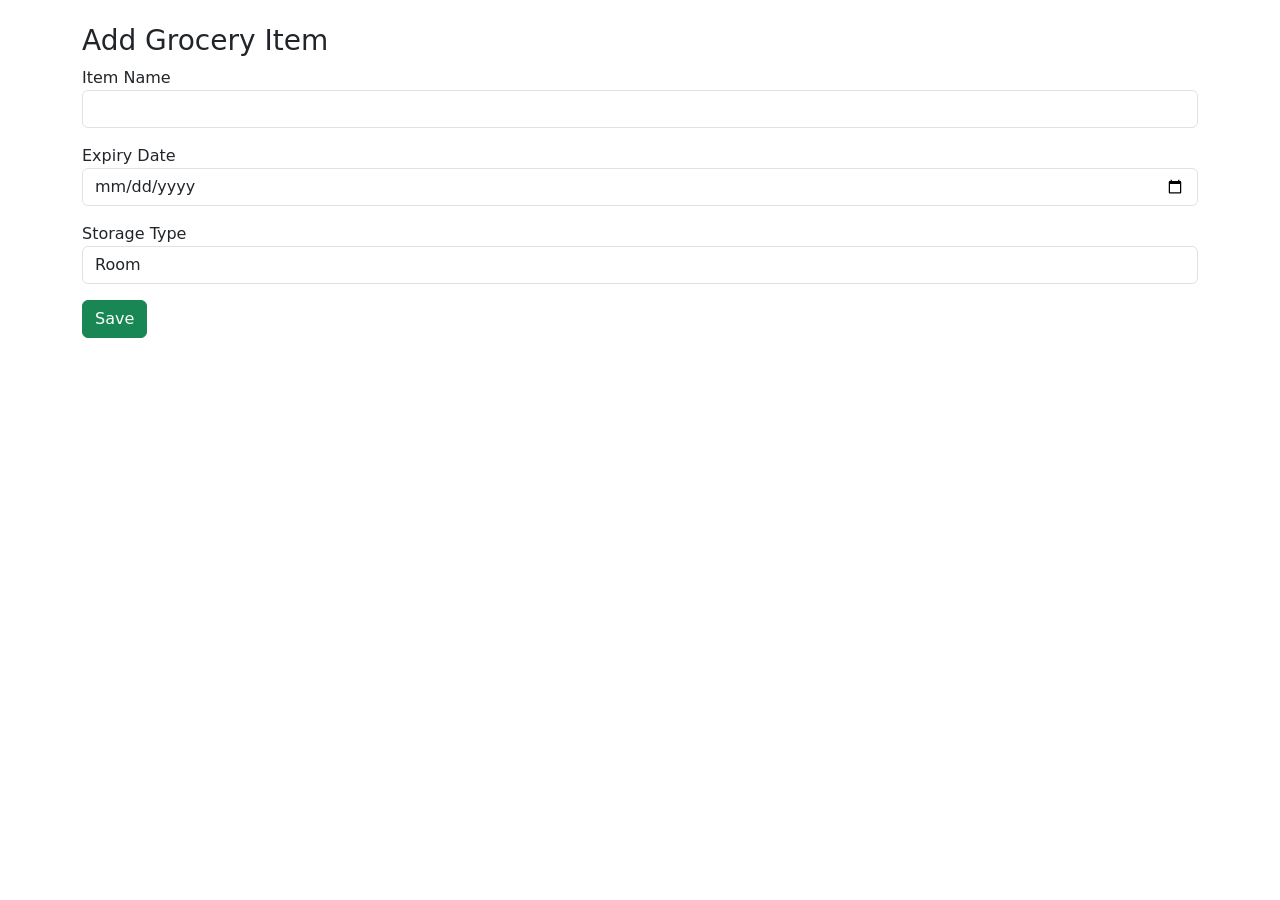
<file: templates/add.html>
<!DOCTYPE html>
<html>
<head>
    <title>Add Item</title>
    <link href="https://cdn.jsdelivr.net/npm/bootstrap@5.3.0/dist/css/bootstrap.min.css" rel="stylesheet">
</head>
<body class="container mt-4">

<h3>Add Grocery Item</h3>

<form method="POST">
    <div class="mb-3">
        <label>Item Name</label>
        <input type="text" name="name" class="form-control" required>
    </div>

    <div class="mb-3">
        <label>Expiry Date</label>
        <input type="date" name="expiry" class="form-control" required>
    </div>

    <div class="mb-3">
        <label>Storage Type</label>
        <select name="storage" class="form-control">
            <option>Room</option>
            <option>Fridge</option>
        </select>
    </div>

    <button type="submit" class="btn btn-success">Save</button>
</form>

</body>
</html>
</file>
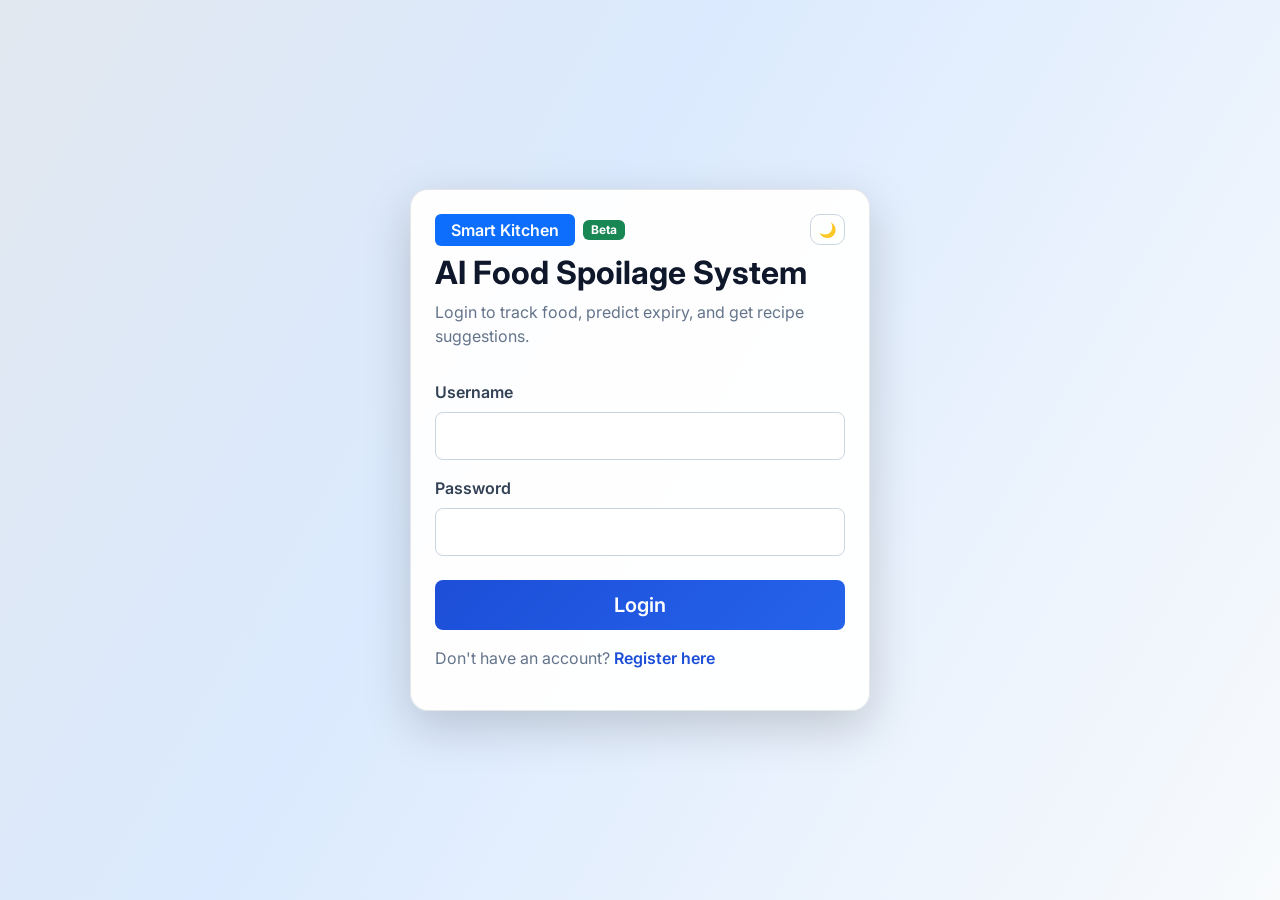
<file: templates/login.html>
<!DOCTYPE html>
<html lang="en">
<head>
    <meta charset="UTF-8">
    <meta name="viewport" content="width=device-width, initial-scale=1.0">
    <title>Login - AI Food Tracker</title>
    <link href="https://cdn.jsdelivr.net/npm/bootstrap@5.3.0/dist/css/bootstrap.min.css" rel="stylesheet">
    <link href="https://fonts.googleapis.com/css2?family=Inter:wght@400;500;600;700&display=swap" rel="stylesheet">
    <link rel="stylesheet" href="/static/css/style.css">
</head>
<body class="page-bg">
    <div class="login-wrap d-flex align-items-center justify-content-center min-vh-100">
        <div class="login-card glass-card p-4 shadow-lg">
            <div class="d-flex justify-content-between align-items-start mb-3">
                <div>
                    <div class="d-flex align-items-center gap-2 mb-2">
                        <div class="bg-primary px-3 py-1 rounded text-white fw-semibold">Smart Kitchen</div>
                        <span class="badge bg-success">Beta</span>
                    </div>
                    <h2 class="fw-bold">AI Food Spoilage System</h2>
                    <p class="text-secondary">Login to track food, predict expiry, and get recipe suggestions.</p>
                </div>
                <button id="themeToggle" class="btn btn-sm btn-outline-secondary">🌙</button>
            </div>
            <form action="/login" method="POST">
                <div class="mb-3 text-start">
                    <label class="form-label fw-semibold">Username</label>
                    <input type="text" name="username" class="form-control form-control-lg" required>
                </div>
                <div class="mb-4 text-start">
                    <label class="form-label fw-semibold">Password</label>
                    <input type="password" name="password" class="form-control form-control-lg" required>
                </div>
                <button type="submit" class="btn btn-custom w-100 btn-lg mb-3">Login</button>
            </form>
            <p class="text-secondary">Don't have an account? <a href="/register" class="text-decoration-none fw-semibold" style="color: var(--primary-color)">Register here</a></p>
        </div>
    </div>
    <script>
        const themeToggle = document.getElementById('themeToggle');
        themeToggle?.addEventListener('click', () => {
            document.body.classList.toggle('dark-mode');
            if (document.body.classList.contains('dark-mode')) {
                themeToggle.textContent = '☀️';
            } else {
                themeToggle.textContent = '🌙';
            }
        });
    </script>
</body>
</html>
</file>
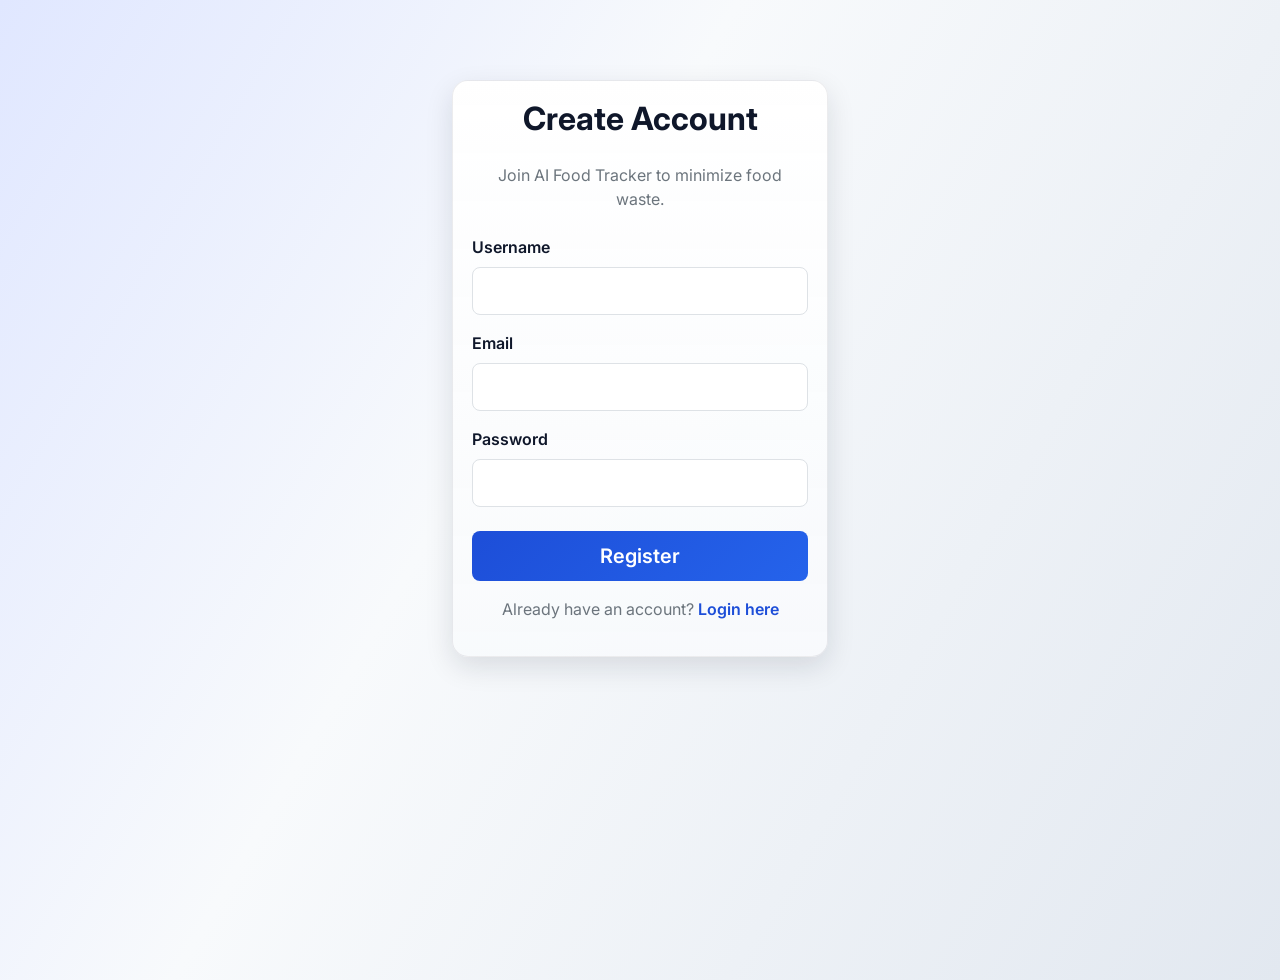
<file: templates/register.html>
<!DOCTYPE html>
<html lang="en">
<head>
    <meta charset="UTF-8">
    <meta name="viewport" content="width=device-width, initial-scale=1.0">
    <title>Register - AI Food Tracker</title>
    <link href="https://cdn.jsdelivr.net/npm/bootstrap@5.3.0/dist/css/bootstrap.min.css" rel="stylesheet">
    <link href="https://fonts.googleapis.com/css2?family=Inter:wght@400;500;600;700&display=swap" rel="stylesheet">
    <link rel="stylesheet" href="/static/css/style.css">
</head>
<body>
    <div class="container auth-container">
        <div class="glass-card text-center">
            <h2 class="mb-4 fw-bold">Create Account</h2>
            <p class="text-secondary mb-4">Join AI Food Tracker to minimize food waste.</p>
            <form action="/register" method="POST">
                <div class="mb-3 text-start">
                    <label class="form-label fw-semibold">Username</label>
                    <input type="text" name="username" class="form-control form-control-lg" required>
                </div>
                <div class="mb-3 text-start">
                    <label class="form-label fw-semibold">Email</label>
                    <input type="email" name="email" class="form-control form-control-lg" required>
                </div>
                <div class="mb-4 text-start">
                    <label class="form-label fw-semibold">Password</label>
                    <input type="password" name="password" class="form-control form-control-lg" required>
                </div>
                <button type="submit" class="btn btn-custom w-100 btn-lg mb-3">Register</button>
            </form>
            <p class="text-secondary">Already have an account? <a href="/login" class="text-decoration-none fw-semibold" style="color: var(--primary-color)">Login here</a></p>
        </div>
    </div>
</body>
</html>
</file>
<file: static/css/style.css>
:root {
    --primary-color: #1d4ed8;
    --primary-hover: #2563eb;
    --bg-color: #eef2ff;
    --card-bg: #ffffff;
    --text-primary: #0f172a;
    --text-secondary: #475569;
    --accent: #7c3aed;
    --danger: #dc2626;
    --warning: #f59e0b;
}

body {
    background: linear-gradient(120deg, #e0e7ff 0%, #f8fafc 40%, #e2e8f0 100%);
    color: var(--text-primary);
    font-family: 'Inter', -apple-system, BlinkMacSystemFont, "Segoe UI", Roboto, Helvetica, Arial, sans-serif;
    min-height: 100vh;
}

.page-surface {
    background: linear-gradient(180deg, rgba(255,255,255,0.9), rgba(255,255,255,0.95));
    border-radius: 20px;
    border: 1px solid rgba(255,255,255,0.5);
    backdrop-filter: blur(10px);
}

.glass-card {
    background: linear-gradient(180deg, rgba(255,255,255,0.95), rgba(248,250,252,0.9));
    border-radius: 16px;
    box-shadow: 0 10px 28px rgba(15, 23, 42, 0.12);
    border: 1px solid rgba(15, 23, 42, 0.08);
    padding: 1.2rem;
    transition: transform 0.2s ease, box-shadow 0.2s ease;
}

.glass-card:hover {
    transform: translateY(-3px);
    box-shadow: 0 16px 36px rgba(15,23,42,0.18);
}

.navbar {
    background: rgba(255,255,255,0.88) !important;
    backdrop-filter: blur(10px);
}

.btn-custom {
    background: linear-gradient(135deg, var(--primary-color), var(--accent));
    color: white;
    border: none;
    border-radius: 10px;
    padding: 10px 18px;
    font-weight: 600;
    transition: transform 0.2s ease, box-shadow 0.2s ease;
}

.btn-custom:hover {
    transform: translateY(-1px);
    box-shadow: 0 8px 18px rgba(29, 78, 216, 0.25);
    color: white;
}

.btn-outline-secondary {
    border-radius: 10px;
    border-color: #cbd5e1;
}

.status-badge { padding: 6px 12px; border-radius: 9999px; font-size: 0.8rem; font-weight: 600; }
.status-safe { background-color: #dcfce7; color: #166534; }
.status-warning { background-color: #fef3c7; color: #92400e; }
.status-danger { background-color: #fee2e2; color: #b91c1c; }

.gradient-text { background: linear-gradient(135deg, var(--primary-color), var(--accent)); -webkit-background-clip: text; background-clip: text; -webkit-text-fill-color: transparent; font-weight: 800; }

.search-box { position: relative; max-width: 300px; width: 100%; }
.search-icon { position: absolute; left: 12px; top: 50%; transform: translateY(-50%); color: #64748b; }
.search-input { width: 100%; padding: 11px 15px 11px 38px; border: 1px solid #cbd5e1; border-radius: 999px; background-color: #fff; }

.input-group-custom .form-control, .input-group-custom .form-select { border-radius: 10px; border-color: #cbd5e1; }
.input-group-custom .form-control:focus, .input-group-custom .form-select:focus { border-color: var(--primary-color); box-shadow: 0 0 0 0.2rem rgba(29, 78, 216, 0.15); }

.footer-note { font-size: 0.8rem; color: #64748b; }

.page-bg {
    background: linear-gradient(120deg, #e2e8f0 0%, #dbeafe 40%, #f8fafc 100%);
    min-height: 100vh;
    color: #0f172a;
}

.login-card { background: rgba(255, 255, 255, 0.95); border: 1px solid rgba(148, 163, 184, 0.25); color: #0f172a; }
.login-card .form-control { background: #ffffff; color: #0f172a; border: 1px solid #cbd5e1; }
.login-card .form-control:focus { box-shadow: 0 0 0 0.2rem rgba(29, 78, 216, 0.15); }
.login-card .form-label { color:#334155; }
.login-card .text-secondary { color:#64748b !important; }
.login-card .btn-outline-secondary { color:#334155; border-color:#cbd5e1; }
.dark-mode .login-card { background: rgba(15, 23, 42, 0.88); color: #f8fafc; border-color: rgba(255,255,255,0.2); }
.dark-mode .login-card .form-control { background: #0f172a; color:#f8fafc; border-color:#334155; }
.dark-mode .login-card .form-label { color:#e2e8f0; }
.dark-mode .login-card .text-secondary { color:#cbd5e1 !important; }
.dark-mode .login-card .btn-outline-secondary { color:#f8fafc; border-color:#64748b; }

.login-wrap {
    padding: 2rem 1rem;
}

.login-card {
    width: min(460px, 100%);
    border-radius: 18px;
    border: 1px solid rgba(15,23,42,0.1);
}

.dark-mode {
    background: #0b1120 !important;
    color: #e2e8f0 !important;
}
.dark-mode .glass-card {
    background: rgba(15, 23, 42, 0.85);
    border-color: rgba(255, 255, 255, 0.12);
    box-shadow: 0 10px 30px rgba(0,0,0,0.45);
}
.dark-mode .form-control,
.dark-mode .form-select {
    background: #111827;
    color: #f8fafc;
    border-color: #374151;
}
.dark-mode .navbar, .dark-mode .page-surface {
    background: rgba(15, 23, 42, 0.9) !important;
}
.dark-mode .btn-custom {
    background: linear-gradient(135deg, #2563eb, #8b5cf6);
}
.dark-mode .btn-outline-secondary {
    color: #f8fafc;
    border-color: #475569;
}

.card-header-hero {
    border-radius: 14px;
    background: linear-gradient(120deg, #16a34a, #0ea5e9);
    color: white;
    padding: 1rem 1.2rem;
    margin-bottom: 1.2rem;
}


.glass-card:hover {
    transform: translateY(-5px);
    box-shadow: 0 15px 35px rgba(0, 0, 0, 0.1);
}

.auth-container {
    max-width: 400px;
    margin: 5rem auto;
}

.btn-custom {
    background: linear-gradient(135deg, var(--primary-color), var(--primary-hover));
    color: white;
    border: none;
    border-radius: 8px;
    padding: 10px 24px;
    font-weight: 600;
    transition: all 0.3s ease;
}
.btn-custom:hover {
    transform: translateY(-2px);
    box-shadow: 0 4px 12px rgba(16, 185, 129, 0.3);
    color: white;
}
.status-badge {
    padding: 6px 12px;
    border-radius: 9999px;
    font-size: 0.875rem;
    font-weight: 600;
}
.status-safe { background-color: #d1fae5; color: #065f46; }
.status-warning { background-color: #fee2e2; color: #991b1b; }

/* --- New Professional UI Elements --- */
.gradient-text {
    background: linear-gradient(135deg, var(--primary-color), var(--accent));
    -webkit-background-clip: text;
    background-clip: text;
    -webkit-text-fill-color: transparent;
    font-weight: 800;
}

.search-box {
    position: relative;
    max-width: 300px;
    width: 100%;
}

.search-icon {
    position: absolute;
    left: 15px;
    top: 50%;
    transform: translateY(-50%);
    color: var(--text-secondary);
}

.search-input {
    width: 100%;
    padding: 10px 15px 10px 40px;
    border: 1px solid rgba(0,0,0,0.1);
    border-radius: 50px;
    background-color: var(--card-bg);
    transition: all 0.3s ease;
    box-shadow: 0 2px 5px rgba(0,0,0,0.02);
}

.search-input:focus {
    outline: none;
    border-color: var(--primary-color);
    box-shadow: 0 4px 12px rgba(16, 185, 129, 0.15);
}

.flash-container {
    position: sticky;
    top: 20px;
    z-index: 1050;
}

.dropdown-item {
    font-weight: 500;
}
.dropdown-item:active {
    background-color: var(--primary-hover);
}

.icon-circle {
    display: flex;
    align-items: center;
    justify-content: center;
}

.input-group-custom .input-group-text,
.input-group-custom .form-control,
.input-group-custom .form-select {
    border-color: rgba(0,0,0,0.1);
}

.input-group-custom .form-control:focus,
.input-group-custom .form-select:focus {
    border-color: var(--primary-color);
    box-shadow: 0 0 0 0.2rem rgba(16,185,129,0.2);
}

.btn-complement {
    background: #1d4ed8;
    color: #fff;
    border-radius: 10px;
    border: none;
    font-weight: 600;
    transition: transform 0.15s ease, box-shadow 0.2s ease;
}
.btn-complement:hover {
    background: #1e40af;
    transform: translateY(-1px);
}

.dashboard-card {
    border-radius: 14px;
    border: 1px solid rgba(15, 23, 42, 0.08);
    background: #fff;
    box-shadow: 0 8px 22px rgba(15, 23, 42, 0.08);
}

.status-badge {
    font-size: 0.8rem;
    letter-spacing: 0.3px;
}

.modal-content {
    border-radius: 18px;
}
</file>
